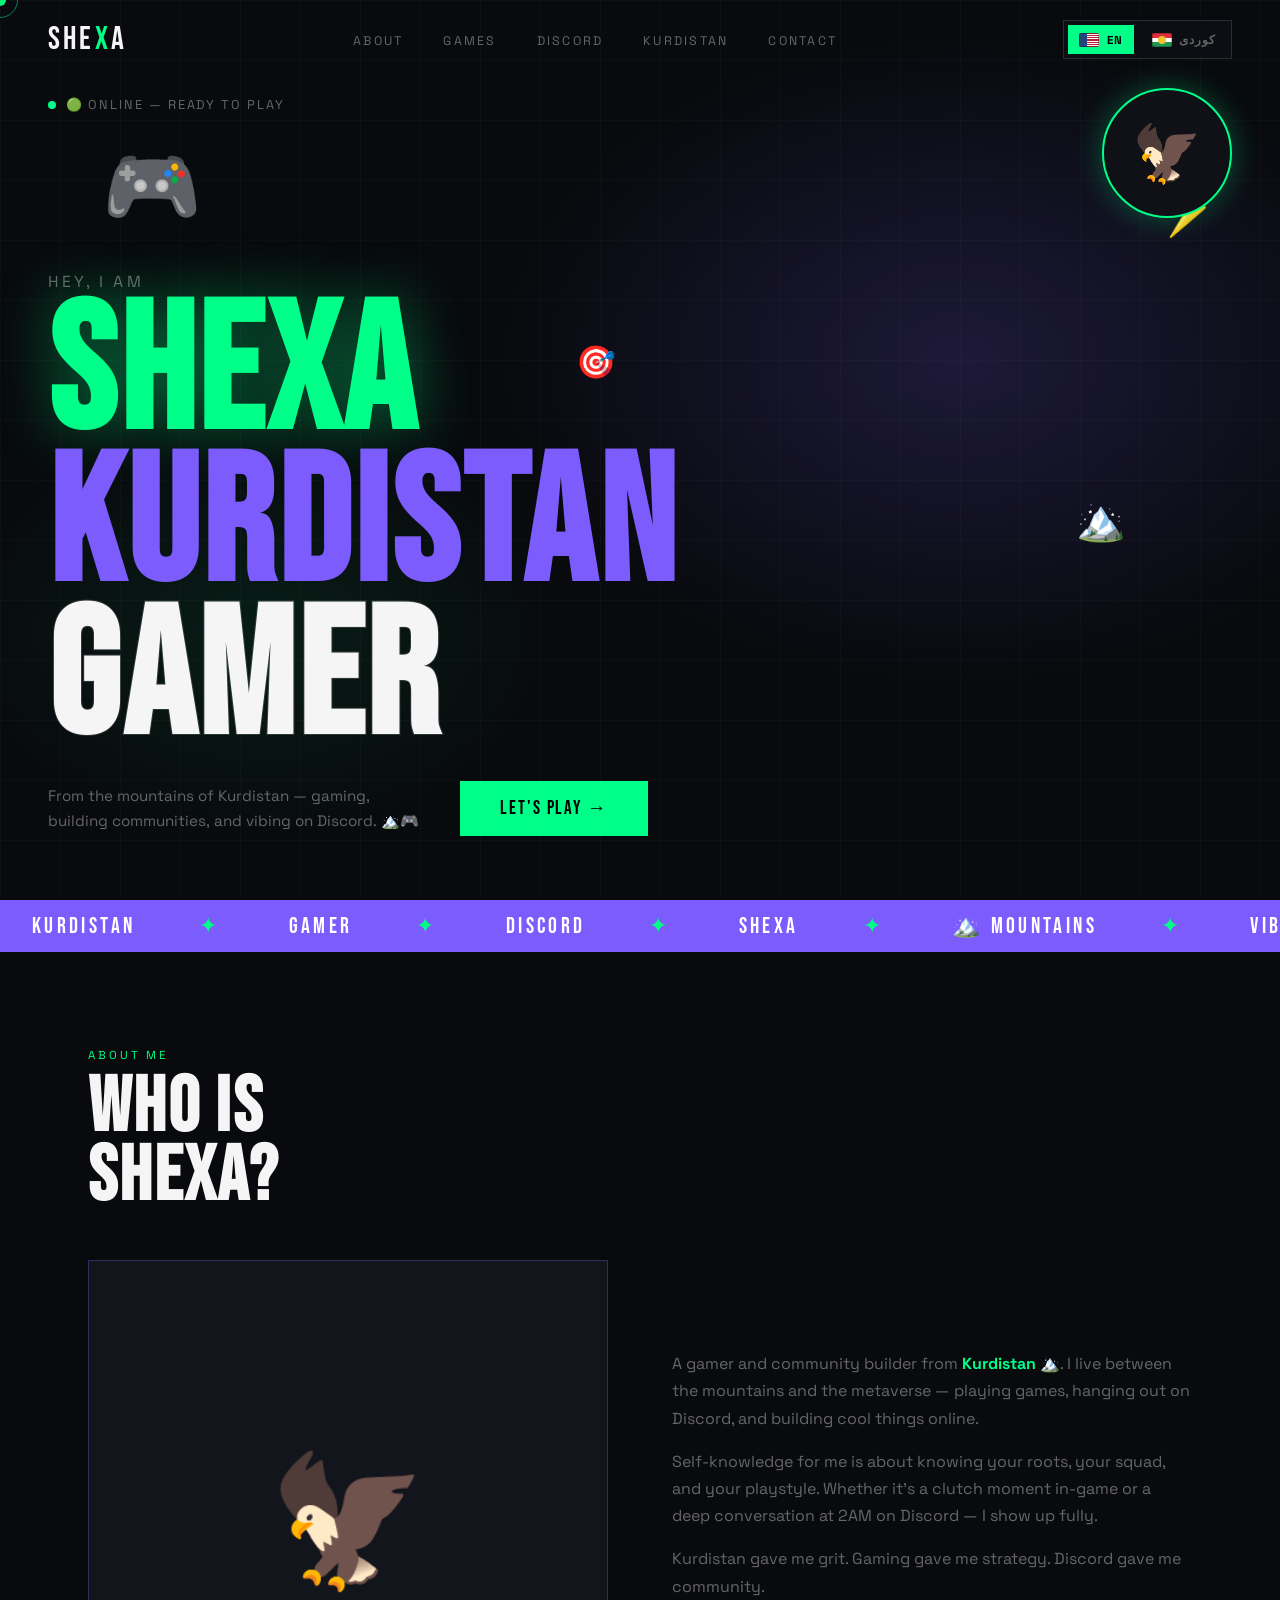
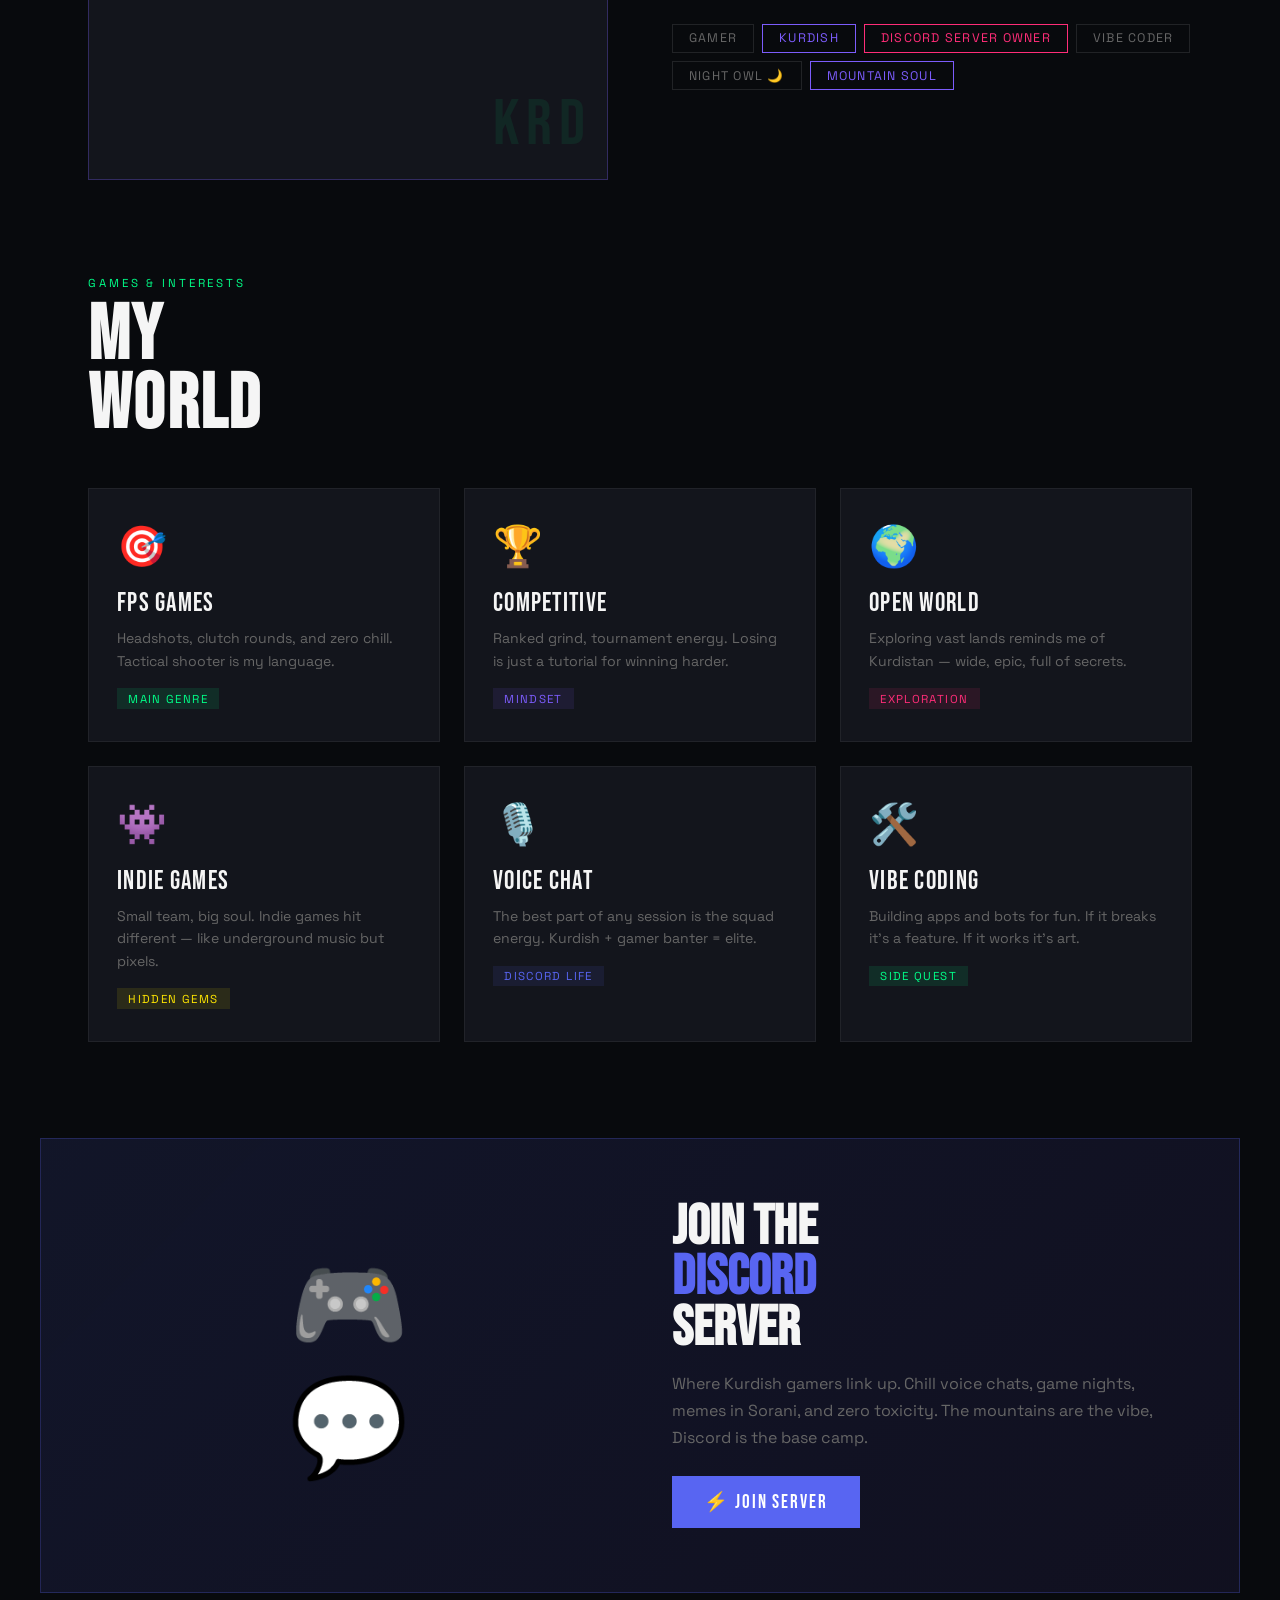
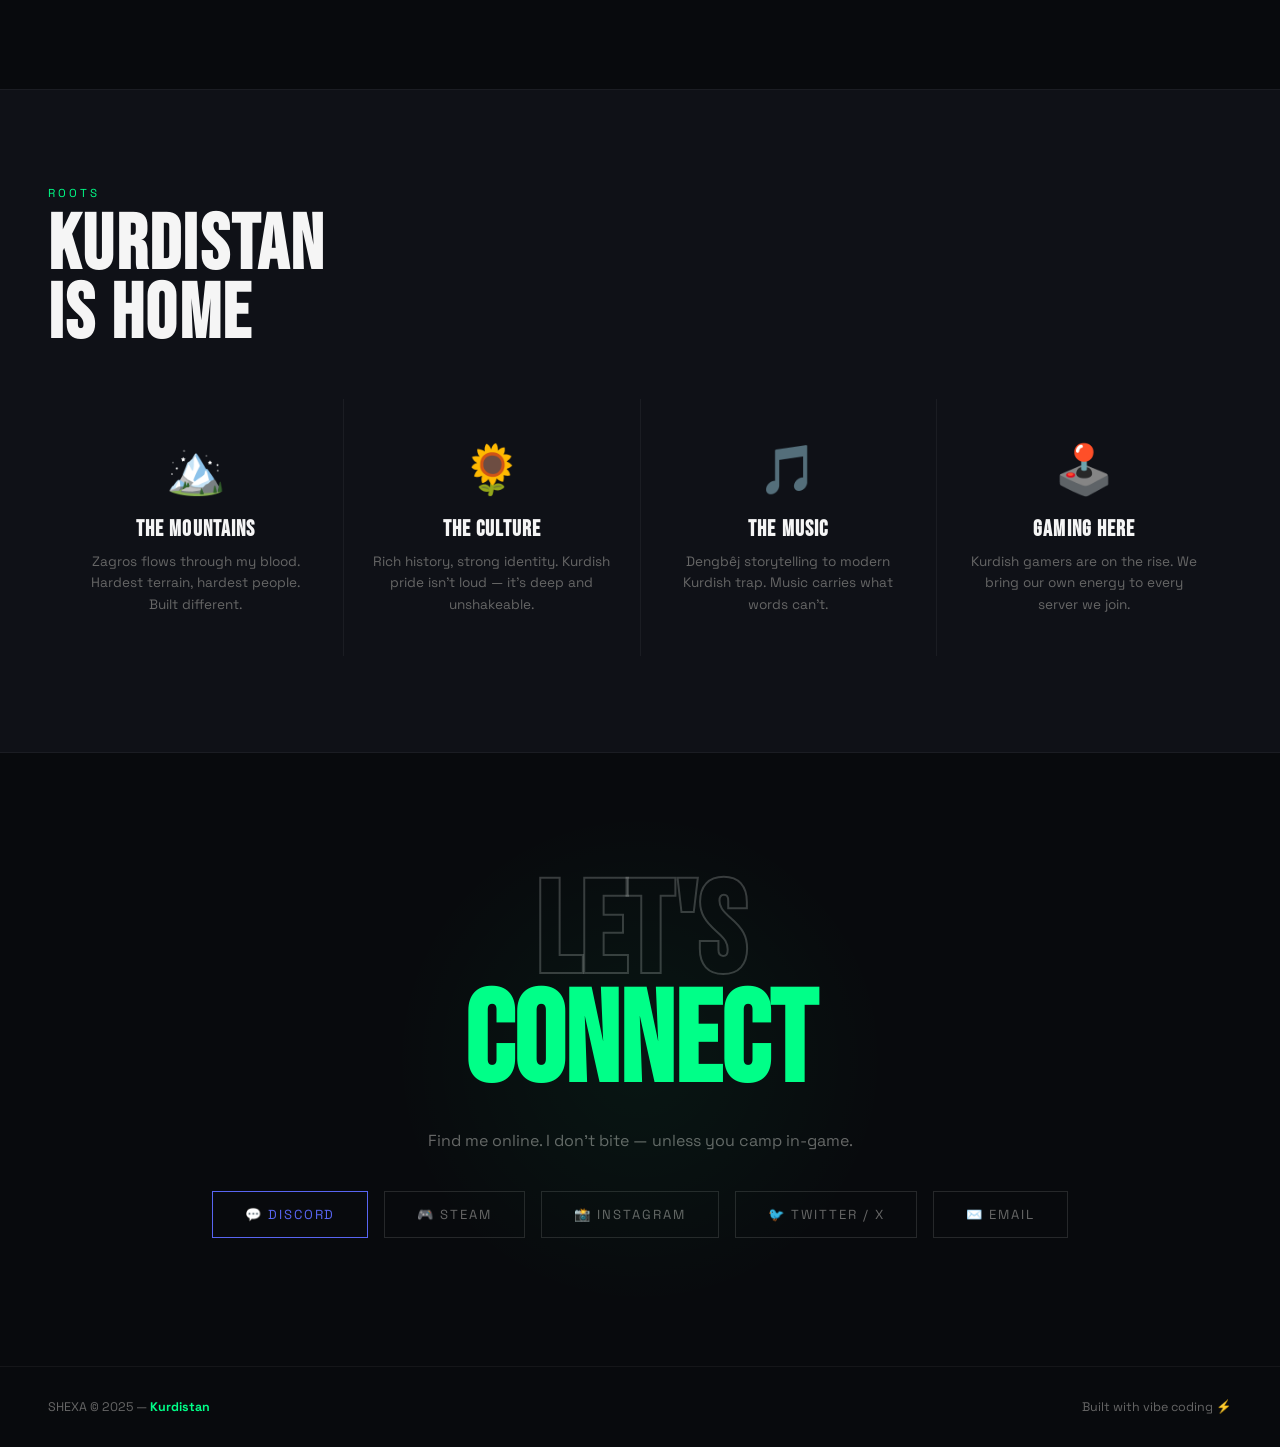
<file: index.html>
<!DOCTYPE html>
<html lang="en" dir="ltr">
<head>
<meta charset="UTF-8"/>
<meta name="viewport" content="width=device-width,initial-scale=1.0"/>
<title>Shexa Kurdistan Portfolio</title>
<link href="https://fonts.googleapis.com/css2?family=Bebas+Neue&family=Noto+Sans+Arabic:wght@400;500;700&family=Space+Grotesk:wght@300;400;500;700&display=swap" rel="stylesheet"/>
<style>
*,*::before,*::after{box-sizing:border-box;margin:0;padding:0;}
:root{
  --bg:#080a0d;
  --surface:#0f1117;
  --card:#13151c;
  --neon:#00ff88;
  --purple:#7c5cfc;
  --pink:#ff2d78;
  --yellow:#ffe600;
  --text:#f5f5f5;
  --muted:#666;
  --discord:#5865f2;
  --bebas:'Bebas Neue',sans-serif;
  --body:'Space Grotesk',sans-serif;
  --kurdish:'Noto Sans Arabic','Space Grotesk',sans-serif;
}
html{scroll-behavior:smooth;}
body{
  background:var(--bg);
  color:var(--text);
  font-family:var(--body);
  overflow-x:hidden;
  cursor:none;
}
body[dir="rtl"]{font-family:var(--kurdish);}
body[dir="rtl"] .hero-name,body[dir="rtl"] .sec-title,body[dir="rtl"] .gc-title,body[dir="rtl"] .discord-text h2,body[dir="rtl"] .contact-title,body[dir="rtl"] .nav-logo,body[dir="rtl"] .hero-cta,body[dir="rtl"] .discord-btn{font-family:var(--kurdish);font-weight:700;letter-spacing:0;}
body[dir="rtl"] .nav-links a,body[dir="rtl"] .sec-label,body[dir="rtl"] .hero-eyebrow,body[dir="rtl"] .gc-tag,body[dir="rtl"] .cl{text-transform:none;letter-spacing:0;}
.cursor{
  width:12px;height:12px;
  background:var(--neon);
  border-radius:50%;
  position:fixed;
  pointer-events:none;
  z-index:9999;
  transform:translate(-50%,-50%);
  transition:transform 0.1s,width 0.2s,height 0.2s;
  mix-blend-mode:difference;
}
.cursor-ring{
  width:36px;height:36px;
  border:1px solid var(--neon);
  border-radius:50%;
  position:fixed;
  pointer-events:none;
  z-index:9998;
  transform:translate(-50%,-50%);
  transition:transform 0.15s ease,width 0.2s,height 0.2s;
  opacity:0.5;
}
nav{
  position:fixed;top:0;left:0;right:0;z-index:100;
  display:flex;align-items:center;justify-content:space-between;
  padding:1.25rem 3rem;
  gap:2rem;
}
.nav-logo{
  font-family:var(--bebas);
  font-size:2rem;letter-spacing:0.1em;
  color:var(--text);
  position:relative;
}
.nav-logo span{color:var(--neon);}
.nav-links{display:flex;gap:2.5rem;list-style:none;align-items:center;}
.nav-links a{
  color:var(--muted);text-decoration:none;
  font-size:0.78rem;letter-spacing:0.18em;text-transform:uppercase;
  transition:color 0.2s;
}
.nav-links a:hover{color:var(--neon);}
.lang-switch{display:flex;align-items:center;gap:.45rem;padding:.25rem;border:1px solid rgba(255,255,255,.12);background:rgba(15,17,23,.72);backdrop-filter:blur(12px);}
.lang-btn{display:inline-flex;align-items:center;gap:.45rem;border:0;background:transparent;color:var(--muted);font:700 .72rem var(--body);letter-spacing:.08em;text-transform:uppercase;padding:.45rem .7rem;cursor:none;transition:all .2s;}
.lang-btn.active{background:var(--neon);color:#000;}
.flag{width:20px;height:14px;display:inline-block;border-radius:2px;box-shadow:inset 0 0 0 1px rgba(0,0,0,.25);overflow:hidden;}
.flag-us{background:linear-gradient(90deg,#24437f 0 42%,transparent 42%),repeating-linear-gradient(#b22234 0 7.69%,#fff 7.69% 15.38%);}
.flag-krd{position:relative;background:linear-gradient(#e32d38 0 33.33%,#fff 33.33% 66.66%,#219653 66.66%);}
.flag-krd::after{content:'';position:absolute;left:50%;top:50%;width:8px;height:8px;border-radius:50%;background:#f2c230;transform:translate(-50%,-50%);}
.hero{
  min-height:100vh;
  display:flex;flex-direction:column;
  justify-content:flex-end;
  padding:0 3rem 4rem;
  position:relative;overflow:hidden;
}
.hero-bg{
  position:absolute;inset:0;
  background:radial-gradient(ellipse 60% 60% at 75% 40%, rgba(124,92,252,0.18) 0%, transparent 60%),
             radial-gradient(ellipse 40% 40% at 20% 70%, rgba(0,255,136,0.08) 0%, transparent 60%);
}
.hero-grid-overlay{
  position:absolute;inset:0;
  background-image:linear-gradient(rgba(255,255,255,0.02) 1px, transparent 1px),
                   linear-gradient(90deg, rgba(255,255,255,0.02) 1px, transparent 1px);
  background-size:60px 60px;
}
.hero-badge{
  position:absolute;top:6rem;left:3rem;
  display:flex;align-items:center;gap:0.6rem;
  font-size:0.8rem;letter-spacing:0.15em;color:var(--muted);text-transform:uppercase;
}
body[dir="rtl"] .hero-badge{left:auto;right:3rem;letter-spacing:0;text-transform:none;}
.hero-badge::before{content:'';width:8px;height:8px;background:var(--neon);border-radius:50%;animation:blink 1.5s infinite;}
@keyframes blink{0%,100%{opacity:1}50%{opacity:0.2}}
.blob{
  position:absolute;font-size:5rem;
  animation:float 5s ease-in-out infinite;
  user-select:none;pointer-events:none;
}
.blob1{top:15%;left:8%;animation-delay:0s;}
.blob2{top:20%;right:5%;font-size:3rem;animation-delay:1s;}
.blob3{top:55%;right:12%;font-size:2.5rem;animation-delay:2s;}
.blob4{top:38%;left:45%;font-size:2rem;animation-delay:0.5s;}
@keyframes float{0%,100%{transform:translateY(0) rotate(0deg)}50%{transform:translateY(-20px) rotate(5deg)}}
.avatar-wrap{
  position:absolute;top:5.5rem;right:3rem;
  width:130px;height:130px;
  border-radius:50%;
  border:2px solid var(--neon);
  box-shadow:0 0 30px rgba(0,255,136,0.3);
  overflow:hidden;
  display:flex;align-items:center;justify-content:center;
  background:var(--surface);
  font-size:3.5rem;
}
body[dir="rtl"] .avatar-wrap{right:auto;left:3rem;}
.hero-eyebrow{
  font-size:1rem;letter-spacing:0.2em;text-transform:uppercase;
  color:var(--muted);margin-bottom:0.5rem;
}
.hero-name{
  font-family:var(--bebas);
  font-size:clamp(5rem,14vw,13rem);
  line-height:0.85;
  letter-spacing:0.02em;
  position:relative;
  -webkit-text-stroke:2px rgba(255,255,255,0.15);
  color:var(--text);
}
.hero-name .neon-word{color:var(--neon);-webkit-text-stroke:0px;text-shadow:0 0 60px rgba(0,255,136,0.4);}
.hero-name .purple-word{color:var(--purple);-webkit-text-stroke:0px;}
.hero-sub{display:flex;align-items:center;gap:2rem;margin-top:1.5rem;}
.hero-desc{color:var(--muted);font-size:0.95rem;max-width:380px;line-height:1.6;}
.hero-cta{
  flex-shrink:0;
  padding:1rem 2.5rem;
  background:var(--neon);
  color:#000;
  font-family:var(--bebas);
  font-size:1.2rem;letter-spacing:0.1em;
  text-decoration:none;border:none;cursor:none;
  transition:transform 0.2s,box-shadow 0.2s;
  display:inline-block;
}
.hero-cta:hover{transform:scale(1.05);box-shadow:0 0 40px rgba(0,255,136,0.5);}
.marquee-wrap{background:var(--purple);padding:0.75rem 0;overflow:hidden;white-space:nowrap;margin:0;}
.marquee-track{display:inline-block;animation:marquee 18s linear infinite;}
.marquee-track span{font-family:var(--bebas);font-size:1.4rem;letter-spacing:0.15em;color:#fff;margin:0 2rem;}
body[dir="rtl"] .marquee-track span{font-family:var(--kurdish);letter-spacing:0;}
.marquee-track span.dot{color:var(--neon);}
@keyframes marquee{from{transform:translateX(0)}to{transform:translateX(-50%)}}
.section{padding:6rem 3rem;max-width:1200px;margin:0 auto;}
.sec-label{font-size:0.72rem;letter-spacing:0.25em;text-transform:uppercase;color:var(--neon);margin-bottom:0.75rem;}
.sec-title{font-family:var(--bebas);font-size:clamp(3rem,6vw,5.5rem);line-height:0.9;letter-spacing:0.03em;margin-bottom:3rem;}
.about-layout{display:grid;grid-template-columns:1fr 1fr;gap:4rem;align-items:center;}
.about-img{aspect-ratio:1;background:var(--card);border:1px solid rgba(124,92,252,0.3);display:flex;align-items:center;justify-content:center;font-size:8rem;position:relative;overflow:hidden;}
.about-img::after{content:'KRD';position:absolute;bottom:1rem;right:1rem;font-family:var(--bebas);font-size:4rem;color:rgba(0,255,136,0.08);letter-spacing:0.1em;}
body[dir="rtl"] .about-img::after{right:auto;left:1rem;font-family:var(--kurdish);content:'کورد';letter-spacing:0;}
.about-text p{color:var(--muted);margin-bottom:1rem;line-height:1.7;}
.about-tags{display:flex;flex-wrap:wrap;gap:0.5rem;margin-top:1.5rem;}
.tag{padding:0.35rem 1rem;font-size:0.78rem;letter-spacing:0.1em;text-transform:uppercase;border:1px solid rgba(255,255,255,0.1);color:var(--muted);transition:all 0.2s;cursor:none;}
body[dir="rtl"] .tag{letter-spacing:0;text-transform:none;}
.tag:hover{border-color:var(--neon);color:var(--neon);}
.tag.purple{border-color:var(--purple);color:var(--purple);}
.tag.pink{border-color:var(--pink);color:var(--pink);}
.games-grid{display:grid;grid-template-columns:repeat(3,1fr);gap:1.5rem;}
.game-card{background:var(--card);border:1px solid rgba(255,255,255,0.06);padding:2rem 1.75rem;position:relative;overflow:hidden;transition:transform 0.3s,border-color 0.3s;cursor:none;}
.game-card:hover{transform:translateY(-6px);border-color:rgba(255,255,255,0.15);}
.game-card:hover .gc-accent{opacity:1;}
.gc-accent{position:absolute;top:0;left:0;right:0;height:3px;opacity:0;transition:opacity 0.3s;}
.game-card:nth-child(1) .gc-accent{background:var(--neon);}.game-card:nth-child(2) .gc-accent{background:var(--purple);}.game-card:nth-child(3) .gc-accent{background:var(--pink);}.game-card:nth-child(4) .gc-accent{background:var(--yellow);}.game-card:nth-child(5) .gc-accent{background:var(--discord);}.game-card:nth-child(6) .gc-accent{background:var(--neon);}
.gc-icon{font-size:2.5rem;margin-bottom:1rem;}
.gc-title{font-family:var(--bebas);font-size:1.6rem;letter-spacing:0.05em;margin-bottom:0.5rem;}
.gc-desc{color:var(--muted);font-size:0.88rem;line-height:1.6;}
.gc-tag{display:inline-block;margin-top:1rem;padding:0.2rem 0.7rem;font-size:0.72rem;letter-spacing:0.12em;text-transform:uppercase;}
.discord-section{background:linear-gradient(135deg, rgba(88,101,242,0.12) 0%, rgba(124,92,252,0.08) 100%);border:1px solid rgba(88,101,242,0.25);padding:4rem 3rem;display:grid;grid-template-columns:1fr 1fr;gap:4rem;align-items:center;max-width:1200px;margin:0 auto 6rem;}
.discord-icon{font-size:6rem;text-align:center;animation:pulse 3s ease-in-out infinite;}
@keyframes pulse{0%,100%{transform:scale(1)}50%{transform:scale(1.08)}}
.discord-text h2{font-family:var(--bebas);font-size:3.5rem;line-height:0.9;margin-bottom:1rem;}
.discord-text h2 span{color:var(--discord);}
.discord-text p{color:var(--muted);margin-bottom:1.5rem;line-height:1.7;}
.discord-btn{display:inline-flex;align-items:center;gap:0.75rem;padding:0.9rem 2rem;background:var(--discord);color:#fff;font-family:var(--bebas);font-size:1.2rem;letter-spacing:0.1em;text-decoration:none;border:none;cursor:none;transition:transform 0.2s,box-shadow 0.2s;}
.discord-btn:hover{transform:scale(1.04);box-shadow:0 0 30px rgba(88,101,242,0.5);}
.krd-section{background:var(--surface);border-top:1px solid rgba(255,255,255,0.05);border-bottom:1px solid rgba(255,255,255,0.05);padding:6rem 3rem;}
.krd-inner{max-width:1200px;margin:0 auto;}
.krd-grid{display:grid;grid-template-columns:repeat(4,1fr);gap:1px;background:rgba(255,255,255,0.05);margin-top:3rem;}
.krd-tile{background:var(--surface);padding:2.5rem 1.75rem;text-align:center;transition:background 0.3s;cursor:none;}
.krd-tile:hover{background:var(--card);}
.krd-flag{font-size:3rem;margin-bottom:1rem;}
.krd-tile h3{font-family:var(--bebas);font-size:1.4rem;letter-spacing:0.05em;margin-bottom:0.5rem;}
body[dir="rtl"] .krd-tile h3{font-family:var(--kurdish);letter-spacing:0;}
.krd-tile p{color:var(--muted);font-size:0.85rem;line-height:1.6;}
.contact-wrap{text-align:center;padding:8rem 3rem;position:relative;overflow:hidden;}
.contact-wrap::before{content:'';position:absolute;width:500px;height:500px;border-radius:50%;background:radial-gradient(circle, rgba(0,255,136,0.05) 0%, transparent 70%);top:50%;left:50%;transform:translate(-50%,-50%);pointer-events:none;}
.contact-title{font-family:var(--bebas);font-size:clamp(4rem,10vw,9rem);line-height:0.85;margin-bottom:2rem;}
.contact-title .outline{-webkit-text-stroke:2px rgba(255,255,255,0.2);color:transparent;}
.contact-title .filled{color:var(--neon);}
.contact-links{display:flex;gap:1rem;justify-content:center;flex-wrap:wrap;}
.cl{padding:0.85rem 2rem;font-size:0.82rem;letter-spacing:0.15em;text-transform:uppercase;text-decoration:none;border:1px solid rgba(255,255,255,0.12);color:var(--muted);transition:all 0.2s;cursor:none;}
.cl:hover{border-color:var(--neon);color:var(--neon);}.cl.disc{border-color:var(--discord);color:var(--discord);}.cl.disc:hover{background:var(--discord);color:#fff;}
footer{border-top:1px solid rgba(255,255,255,0.05);padding:2rem 3rem;display:flex;justify-content:space-between;align-items:center;font-size:0.78rem;color:var(--muted);font-family:var(--body);}
footer span b{color:var(--neon);}
@media(max-width:900px){body{cursor:auto}.cursor,.cursor-ring{display:none}nav{padding:1rem 1.25rem;align-items:flex-start}.nav-links{gap:1rem;flex-wrap:wrap;justify-content:flex-end}.lang-switch{order:3}.hero{padding:0 1.25rem 3rem}.hero-badge{left:1.25rem}.avatar-wrap{right:1.25rem;width:92px;height:92px;font-size:2.8rem}.hero-sub{display:block}.hero-cta{margin-top:1.5rem}.about-layout,.games-grid,.discord-section,.krd-grid{grid-template-columns:1fr}.section,.krd-section,.contact-wrap{padding-left:1.25rem;padding-right:1.25rem}footer{display:block}.footer-built{display:block;margin-top:.6rem}}
</style>
</head>
<body>

<div class="cursor" id="cursor"></div>
<div class="cursor-ring" id="ring"></div>

<nav>
  <div class="nav-logo">SHE<span>X</span>A</div>
  <ul class="nav-links">
    <li><a href="#about" data-i18n="nav.about">About</a></li>
    <li><a href="#games" data-i18n="nav.games">Games</a></li>
    <li><a href="#discord" data-i18n="nav.discord">Discord</a></li>
    <li><a href="#kurdistan" data-i18n="nav.kurdistan">Kurdistan</a></li>
    <li><a href="#contact" data-i18n="nav.contact">Contact</a></li>
  </ul>
  <div class="lang-switch" aria-label="Language selector">
    <button class="lang-btn active" type="button" data-lang="en" aria-pressed="true"><span class="flag flag-us" aria-hidden="true"></span><span>EN</span></button>
    <button class="lang-btn" type="button" data-lang="ku" aria-pressed="false"><span class="flag flag-krd" aria-hidden="true"></span><span>کوردی</span></button>
  </div>
</nav>

<section class="hero">
  <div class="hero-bg"></div>
  <div class="hero-grid-overlay"></div>
  <div class="hero-badge" data-i18n="hero.badge">🟢 Online — Ready to play</div>
  <div class="blob blob1">🎮</div>
  <div class="blob blob2">⚡</div>
  <div class="blob blob3">🏔️</div>
  <div class="blob blob4">🎯</div>
  <div class="avatar-wrap">🦅</div>
  <p class="hero-eyebrow" data-i18n="hero.eyebrow">Hey, I am</p>
  <h1 class="hero-name">
    <span class="neon-word" data-i18n="hero.name">SHEXA</span><br>
    <span class="purple-word" data-i18n="hero.kurdistan">KURDISTAN</span><br>
    <span data-i18n="hero.gamer">GAMER</span>
  </h1>
  <div class="hero-sub">
    <p class="hero-desc" data-i18n="hero.desc">From the mountains of Kurdistan — gaming, building communities, and vibing on Discord. 🏔️🎮</p>
    <a href="#contact" class="hero-cta" data-i18n="hero.cta">LET'S PLAY →</a>
  </div>
</section>

<div class="marquee-wrap">
  <div class="marquee-track">
    <span data-i18n="marquee.kurdistan">KURDISTAN</span><span class="dot">✦</span>
    <span data-i18n="marquee.gamer">GAMER</span><span class="dot">✦</span>
    <span>DISCORD</span><span class="dot">✦</span>
    <span>SHEXA</span><span class="dot">✦</span>
    <span data-i18n="marquee.mountains">🏔️ MOUNTAINS</span><span class="dot">✦</span>
    <span data-i18n="marquee.vibe">VIBE CODER</span><span class="dot">✦</span>
    <span data-i18n="marquee.kurdistan2">KURDISTAN</span><span class="dot">✦</span>
    <span data-i18n="marquee.gamer2">GAMER</span><span class="dot">✦</span>
    <span>DISCORD</span><span class="dot">✦</span>
    <span>SHEXA</span><span class="dot">✦</span>
    <span data-i18n="marquee.mountains2">🏔️ MOUNTAINS</span><span class="dot">✦</span>
    <span data-i18n="marquee.vibe2">VIBE CODER</span><span class="dot">✦</span>
  </div>
</div>

<section class="section" id="about">
  <p class="sec-label" data-i18n="about.label">About Me</p>
  <h2 class="sec-title" data-i18n="about.title">WHO IS<br>SHEXA?</h2>
  <div class="about-layout">
    <div class="about-img">🦅</div>
    <div class="about-text">
      <p data-i18n="about.p1">A gamer and community builder from <strong style="color:var(--neon)">Kurdistan</strong> 🏔️. I live between the mountains and the metaverse — playing games, hanging out on Discord, and building cool things online.</p>
      <p data-i18n="about.p2">Self-knowledge for me is about knowing your roots, your squad, and your playstyle. Whether it's a clutch moment in-game or a deep conversation at 2AM on Discord — I show up fully.</p>
      <p data-i18n="about.p3">Kurdistan gave me grit. Gaming gave me strategy. Discord gave me community.</p>
      <div class="about-tags">
        <span class="tag" data-i18n="tag.gamer">Gamer</span>
        <span class="tag purple" data-i18n="tag.kurdish">Kurdish</span>
        <span class="tag pink" data-i18n="tag.discordOwner">Discord Server Owner</span>
        <span class="tag" data-i18n="tag.vibeCoder">Vibe Coder</span>
        <span class="tag" data-i18n="tag.nightOwl">Night Owl 🌙</span>
        <span class="tag purple" data-i18n="tag.mountainSoul">Mountain Soul</span>
      </div>
    </div>
  </div>
</section>

<section class="section" id="games" style="padding-top:0;">
  <p class="sec-label" data-i18n="games.label">Games & Interests</p>
  <h2 class="sec-title" data-i18n="games.title">MY<br>WORLD</h2>
  <div class="games-grid">
    <div class="game-card"><div class="gc-accent"></div><div class="gc-icon">🎯</div><div class="gc-title" data-i18n="game1.title">FPS Games</div><p class="gc-desc" data-i18n="game1.desc">Headshots, clutch rounds, and zero chill. Tactical shooter is my language.</p><span class="gc-tag" style="background:rgba(0,255,136,0.1);color:var(--neon);" data-i18n="game1.tag">Main Genre</span></div>
    <div class="game-card"><div class="gc-accent"></div><div class="gc-icon">🏆</div><div class="gc-title" data-i18n="game2.title">Competitive</div><p class="gc-desc" data-i18n="game2.desc">Ranked grind, tournament energy. Losing is just a tutorial for winning harder.</p><span class="gc-tag" style="background:rgba(124,92,252,0.1);color:var(--purple);" data-i18n="game2.tag">Mindset</span></div>
    <div class="game-card"><div class="gc-accent"></div><div class="gc-icon">🌍</div><div class="gc-title" data-i18n="game3.title">Open World</div><p class="gc-desc" data-i18n="game3.desc">Exploring vast lands reminds me of Kurdistan — wide, epic, full of secrets.</p><span class="gc-tag" style="background:rgba(255,45,120,0.1);color:var(--pink);" data-i18n="game3.tag">Exploration</span></div>
    <div class="game-card"><div class="gc-accent"></div><div class="gc-icon">👾</div><div class="gc-title" data-i18n="game4.title">Indie Games</div><p class="gc-desc" data-i18n="game4.desc">Small team, big soul. Indie games hit different — like underground music but pixels.</p><span class="gc-tag" style="background:rgba(255,230,0,0.1);color:var(--yellow);" data-i18n="game4.tag">Hidden Gems</span></div>
    <div class="game-card"><div class="gc-accent"></div><div class="gc-icon">🎙️</div><div class="gc-title" data-i18n="game5.title">Voice Chat</div><p class="gc-desc" data-i18n="game5.desc">The best part of any session is the squad energy. Kurdish + gamer banter = elite.</p><span class="gc-tag" style="background:rgba(88,101,242,0.1);color:var(--discord);" data-i18n="game5.tag">Discord Life</span></div>
    <div class="game-card"><div class="gc-accent"></div><div class="gc-icon">🛠️</div><div class="gc-title" data-i18n="game6.title">Vibe Coding</div><p class="gc-desc" data-i18n="game6.desc">Building apps and bots for fun. If it breaks it's a feature. If it works it's art.</p><span class="gc-tag" style="background:rgba(0,255,136,0.1);color:var(--neon);" data-i18n="game6.tag">Side Quest</span></div>
  </div>
</section>

<div class="discord-section" id="discord">
  <div class="discord-icon">🎮<br>💬</div>
  <div class="discord-text">
    <h2 data-i18n="discord.title">JOIN THE<br><span>DISCORD</span><br>SERVER</h2>
    <p data-i18n="discord.desc">Where Kurdish gamers link up. Chill voice chats, game nights, memes in Sorani, and zero toxicity. The mountains are the vibe, Discord is the base camp.</p>
    <a href="#" class="discord-btn" data-i18n="discord.cta">⚡ JOIN SERVER</a>
  </div>
</div>

<div class="krd-section" id="kurdistan">
  <div class="krd-inner">
    <p class="sec-label" data-i18n="roots.label">Roots</p>
    <h2 class="sec-title" data-i18n="roots.title">KURDISTAN<br>IS HOME</h2>
    <div class="krd-grid">
      <div class="krd-tile"><div class="krd-flag">🏔️</div><h3 data-i18n="root1.title">The Mountains</h3><p data-i18n="root1.desc">Zagros flows through my blood. Hardest terrain, hardest people. Built different.</p></div>
      <div class="krd-tile"><div class="krd-flag">🌻</div><h3 data-i18n="root2.title">The Culture</h3><p data-i18n="root2.desc">Rich history, strong identity. Kurdish pride isn't loud — it's deep and unshakeable.</p></div>
      <div class="krd-tile"><div class="krd-flag">🎵</div><h3 data-i18n="root3.title">The Music</h3><p data-i18n="root3.desc">Dengbêj storytelling to modern Kurdish trap. Music carries what words can't.</p></div>
      <div class="krd-tile"><div class="krd-flag">🕹️</div><h3 data-i18n="root4.title">Gaming Here</h3><p data-i18n="root4.desc">Kurdish gamers are on the rise. We bring our own energy to every server we join.</p></div>
    </div>
  </div>
</div>

<section class="contact-wrap" id="contact">
  <h2 class="contact-title" data-i18n="contact.title"><span class="outline">LET'S</span><br><span class="filled">CONNECT</span></h2>
  <p style="color:var(--muted);margin-bottom:2.5rem;font-size:1rem;" data-i18n="contact.desc">Find me online. I don't bite — unless you camp in-game.</p>
  <div class="contact-links">
    <a href="#" class="cl disc" data-i18n="contact.discord">💬 Discord</a>
    <a href="#" class="cl" data-i18n="contact.steam">🎮 Steam</a>
    <a href="#" class="cl" data-i18n="contact.instagram">📸 Instagram</a>
    <a href="#" class="cl" data-i18n="contact.twitter">🐦 Twitter / X</a>
    <a href="#" class="cl" data-i18n="contact.email">✉️ Email</a>
  </div>
</section>

<footer>
  <span data-i18n="footer.copy">SHEXA © 2025 — <b>Kurdistan</b></span>
  <span class="footer-built" data-i18n="footer.built">Built with vibe coding ⚡</span>
</footer>

<script>
const translations={
  en:{
    "nav.about":"About","nav.games":"Games","nav.discord":"Discord","nav.kurdistan":"Kurdistan","nav.contact":"Contact",
    "hero.badge":"🟢 Online — Ready to play","hero.eyebrow":"Hey, I am","hero.name":"SHEXA","hero.kurdistan":"KURDISTAN","hero.gamer":"GAMER","hero.desc":"From the mountains of Kurdistan — gaming, building communities, and vibing on Discord. 🏔️🎮","hero.cta":"LET'S PLAY →",
    "marquee.kurdistan":"KURDISTAN","marquee.gamer":"GAMER","marquee.mountains":"🏔️ MOUNTAINS","marquee.vibe":"VIBE CODER","marquee.kurdistan2":"KURDISTAN","marquee.gamer2":"GAMER","marquee.mountains2":"🏔️ MOUNTAINS","marquee.vibe2":"VIBE CODER",
    "about.label":"About Me","about.title":"WHO IS<br>SHEXA?","about.p1":"A gamer and community builder from <strong style=\"color:var(--neon)\">Kurdistan</strong> 🏔️. I live between the mountains and the metaverse — playing games, hanging out on Discord, and building cool things online.","about.p2":"Self-knowledge for me is about knowing your roots, your squad, and your playstyle. Whether it's a clutch moment in-game or a deep conversation at 2AM on Discord — I show up fully.","about.p3":"Kurdistan gave me grit. Gaming gave me strategy. Discord gave me community.",
    "tag.gamer":"Gamer","tag.kurdish":"Kurdish","tag.discordOwner":"Discord Server Owner","tag.vibeCoder":"Vibe Coder","tag.nightOwl":"Night Owl 🌙","tag.mountainSoul":"Mountain Soul",
    "games.label":"Games & Interests","games.title":"MY<br>WORLD","game1.title":"FPS Games","game1.desc":"Headshots, clutch rounds, and zero chill. Tactical shooter is my language.","game1.tag":"Main Genre","game2.title":"Competitive","game2.desc":"Ranked grind, tournament energy. Losing is just a tutorial for winning harder.","game2.tag":"Mindset","game3.title":"Open World","game3.desc":"Exploring vast lands reminds me of Kurdistan — wide, epic, full of secrets.","game3.tag":"Exploration","game4.title":"Indie Games","game4.desc":"Small team, big soul. Indie games hit different — like underground music but pixels.","game4.tag":"Hidden Gems","game5.title":"Voice Chat","game5.desc":"The best part of any session is the squad energy. Kurdish + gamer banter = elite.","game5.tag":"Discord Life","game6.title":"Vibe Coding","game6.desc":"Building apps and bots for fun. If it breaks it's a feature. If it works it's art.","game6.tag":"Side Quest",
    "discord.title":"JOIN THE<br><span>DISCORD</span><br>SERVER","discord.desc":"Where Kurdish gamers link up. Chill voice chats, game nights, memes in Sorani, and zero toxicity. The mountains are the vibe, Discord is the base camp.","discord.cta":"⚡ JOIN SERVER",
    "roots.label":"Roots","roots.title":"KURDISTAN<br>IS HOME","root1.title":"The Mountains","root1.desc":"Zagros flows through my blood. Hardest terrain, hardest people. Built different.","root2.title":"The Culture","root2.desc":"Rich history, strong identity. Kurdish pride isn't loud — it's deep and unshakeable.","root3.title":"The Music","root3.desc":"Dengbêj storytelling to modern Kurdish trap. Music carries what words can't.","root4.title":"Gaming Here","root4.desc":"Kurdish gamers are on the rise. We bring our own energy to every server we join.",
    "contact.title":"<span class=\"outline\">LET'S</span><br><span class=\"filled\">CONNECT</span>","contact.desc":"Find me online. I don't bite — unless you camp in-game.","contact.discord":"💬 Discord","contact.steam":"🎮 Steam","contact.instagram":"📸 Instagram","contact.twitter":"🐦 Twitter / X","contact.email":"✉️ Email","footer.copy":"SHEXA © 2025 — <b>Kurdistan</b>","footer.built":"Built with vibe coding ⚡"
  },
  ku:{
    "nav.about":"دەربارە","nav.games":"یارییەکان","nav.discord":"دیسکۆرد","nav.kurdistan":"کوردستان","nav.contact":"پەیوەندی",
    "hero.badge":"🟢 ئۆنلاین — ئامادەم بۆ یاری","hero.eyebrow":"سڵاو، من","hero.name":"شێخا","hero.kurdistan":"کوردستان","hero.gamer":"گەیمەر","hero.desc":"لە شاخەکانی کوردستانەوە — یاری دەکەم، کۆمەڵگە دروست دەکەم، و لە دیسکۆرددا ڤایب دەکەم. 🏔️🎮","hero.cta":"با یاری بکەین ←",
    "marquee.kurdistan":"کوردستان","marquee.gamer":"گەیمەر","marquee.mountains":"🏔️ شاخەکان","marquee.vibe":"ڤایب کۆدەر","marquee.kurdistan2":"کوردستان","marquee.gamer2":"گەیمەر","marquee.mountains2":"🏔️ شاخەکان","marquee.vibe2":"ڤایب کۆدەر",
    "about.label":"دەربارەی من","about.title":"شێخا<br>کێیە؟","about.p1":"گەیمەر و دروستکەری کۆمەڵگەم لە <strong style=\"color:var(--neon)\">کوردستان</strong> 🏔️. لە نێوان شاخەکان و جیهانی ئۆنلاین دەژیم — یاری دەکەم، لە دیسکۆرددا لەگەڵ هاوڕێکانم دەبم، و شتی خۆش دروست دەکەم.","about.p2":"خۆناسین لای من ئەوەیە ڕەگ و ڕیشەت، سکوادەکەت، و شێوازی یاریکردنت بناسیت. چ ساتێکی گرنگی ناو یاری بێت، چ قسەیەکی قووڵی ٢ی شەو لە دیسکۆرد — من بە تەواوی ئامادەم.","about.p3":"کوردستان ورەم پێدا. یاری ستراتیژیم فێرکرد. دیسکۆرد کۆمەڵگەی پێدام.",
    "tag.gamer":"گەیمەر","tag.kurdish":"کورد","tag.discordOwner":"خاوەنی سێرڤەری دیسکۆرد","tag.vibeCoder":"ڤایب کۆدەر","tag.nightOwl":"شەو بێدار 🌙","tag.mountainSoul":"گیانی شاخ",
    "games.label":"یاری و ئارەزووەکان","games.title":"جیهانی<br>من","game1.title":"یاری FPS","game1.desc":"هێدشات، ڕاوندی کلەچ، و هیچ ساردبوونەوەیەک نییە. شووتەری تاکتیکی زمانی منە.","game1.tag":"ژانری سەرەکی","game2.title":"کێبڕکێ","game2.desc":"ڕانک، وزەی تۆرنەمێنت. دۆڕان تەنها فێرکارییە بۆ بردنەوەی بەهێزتر.","game2.tag":"بیرکردنەوە","game3.title":"جیهانی کراوە","game3.desc":"گەڕان لە خاکی فراواندا کوردستانم بیر دەخاتەوە — فراوان، مەزن، و پڕ نهێنی.","game3.tag":"گەڕان","game4.title":"یاری ئیندی","game4.desc":"تیمی بچووک، گیانی گەورە. یاری ئیندی هەستێکی تایبەتی هەیە — وەک میوزیکی ژێرزەمینی بە پیکسڵ.","game4.tag":"گەوهەری شاراوە","game5.title":"ڤۆیس چات","game5.desc":"باشترین بەشی هەر سێشنێک وزەی سکوادەکەیە. کوردی + قسەی گەیمەر = ئاستی بەرز.","game5.tag":"ژیانی دیسکۆرد","game6.title":"ڤایب کۆدینگ","game6.desc":"دروستکردنی ئەپ و بۆت بۆ خۆشی. ئەگەر تێکبچێت تایبەتمەندییە. ئەگەر کار بکات هونەرە.","game6.tag":"ساید کوێست",
    "discord.title":"بەشداری<br><span>دیسکۆرد</span><br>بکە","discord.desc":"شوێنێک کە گەیمەرە کوردەکان پێکەوە دەبن. ڤۆیس چاتی ئارام، شەوی یاری، میمی سۆرانی، و بێ تووشبوون. شاخەکان ڤایبن، دیسکۆرد بنکەیە.","discord.cta":"⚡ بچۆ ناو سێرڤەر",
    "roots.label":"ڕەگ و ڕیشە","roots.title":"کوردستان<br>ماڵەوەیە","root1.title":"شاخەکان","root1.desc":"زاگرۆس لە خوێنمدا دەڕوات. سەختترین خاک، بەهێزترین خەڵک. جیاواز دروستکراوین.","root2.title":"کلتوور","root2.desc":"مێژووی دەوڵەمەند، ناسنامەی بەهێز. شانازی کوردی زۆر هاوار ناکات — قووڵ و نەجوڵاوە.","root3.title":"میوزیک","root3.desc":"لە چیرۆکی دەنگبێژەوە تا ترەپێکی مۆدێرنی کوردی. میوزیک ئەوە هەڵدەگرێت کە وشە ناتوانێت.","root4.title":"گەیمینگ لێرە","root4.desc":"گەیمەرە کوردەکان ڕوو لە زیادبوونن. ئێمە وزەی خۆمان دەهێنین بۆ هەر سێرڤەرێک.",
    "contact.title":"<span class=\"outline\">با</span><br><span class=\"filled\">پەیوەندی بکەین</span>","contact.desc":"لە ئۆنلاین بمبینە. نامگەزم — مەگەر لە یاری کمپ بکەیت.","contact.discord":"💬 دیسکۆرد","contact.steam":"🎮 ستیم","contact.instagram":"📸 ئینستاگرام","contact.twitter":"🐦 تویتەر / X","contact.email":"✉️ ئیمەیڵ","footer.copy":"شێخا © ٢٠٢٥ — <b>کوردستان</b>","footer.built":"دروستکراوە بە ڤایب کۆدینگ ⚡"
  }
};
const languageMeta={en:{lang:'en',dir:'ltr',title:'Shexa Kurdistan Portfolio'},ku:{lang:'ku',dir:'rtl',title:'پۆرتفۆلیۆی شێخا کوردستان'}};
const languageButtons=document.querySelectorAll('[data-lang]');
const translatableElements=document.querySelectorAll('[data-i18n]');
function setLanguage(language){
  const selected=translations[language]?language:'en';
  const meta=languageMeta[selected];
  document.documentElement.lang=meta.lang;
  document.documentElement.dir=meta.dir;
  document.body.dir=meta.dir;
  document.title=meta.title;
  translatableElements.forEach((element)=>{
    const value=translations[selected][element.dataset.i18n];
    if(value) element.innerHTML=value;
  });
  languageButtons.forEach((button)=>{
    const active=button.dataset.lang===selected;
    button.classList.toggle('active',active);
    button.setAttribute('aria-pressed',String(active));
  });
  localStorage.setItem('preferred-language',selected);
}
languageButtons.forEach((button)=>button.addEventListener('click',()=>setLanguage(button.dataset.lang)));
setLanguage(localStorage.getItem('preferred-language')||'en');
const cursor=document.getElementById('cursor');
const ring=document.getElementById('ring');
let mx=0,my=0,rx=0,ry=0;
document.addEventListener('mousemove',e=>{
  mx=e.clientX;my=e.clientY;
  cursor.style.left=mx+'px';
  cursor.style.top=my+'px';
});
function animRing(){
  rx+=(mx-rx)*0.12;
  ry+=(my-ry)*.12;
  ring.style.left=rx+'px';
  ring.style.top=ry+'px';
  requestAnimationFrame(animRing);
}
animRing();
document.querySelectorAll('a,button,.tag,.game-card,.krd-tile').forEach(el=>{
  el.addEventListener('mouseenter',()=>{
    cursor.style.width='20px';cursor.style.height='20px';
    ring.style.width='55px';ring.style.height='55px';
  });
  el.addEventListener('mouseleave',()=>{
    cursor.style.width='12px';cursor.style.height='12px';
    ring.style.width='36px';ring.style.height='36px';
  });
});
</script>
</body>
</html>
</file>
